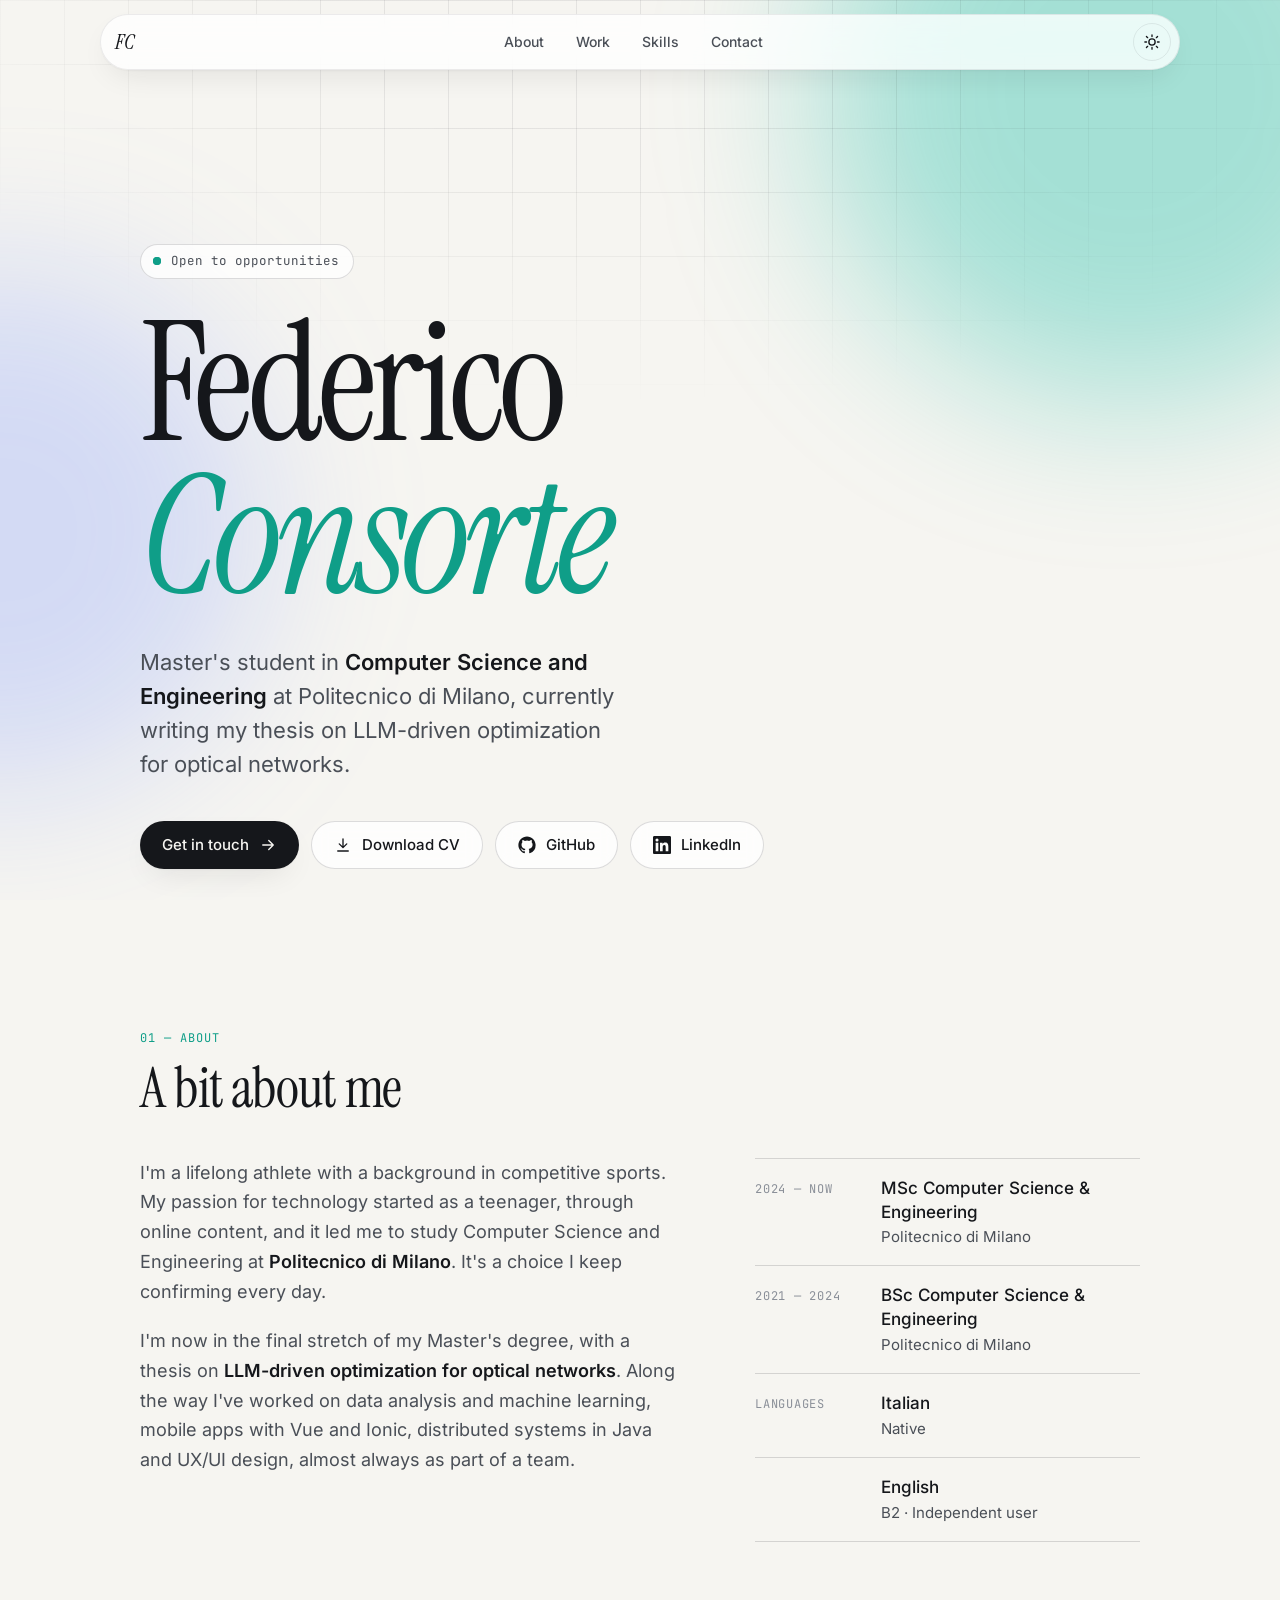
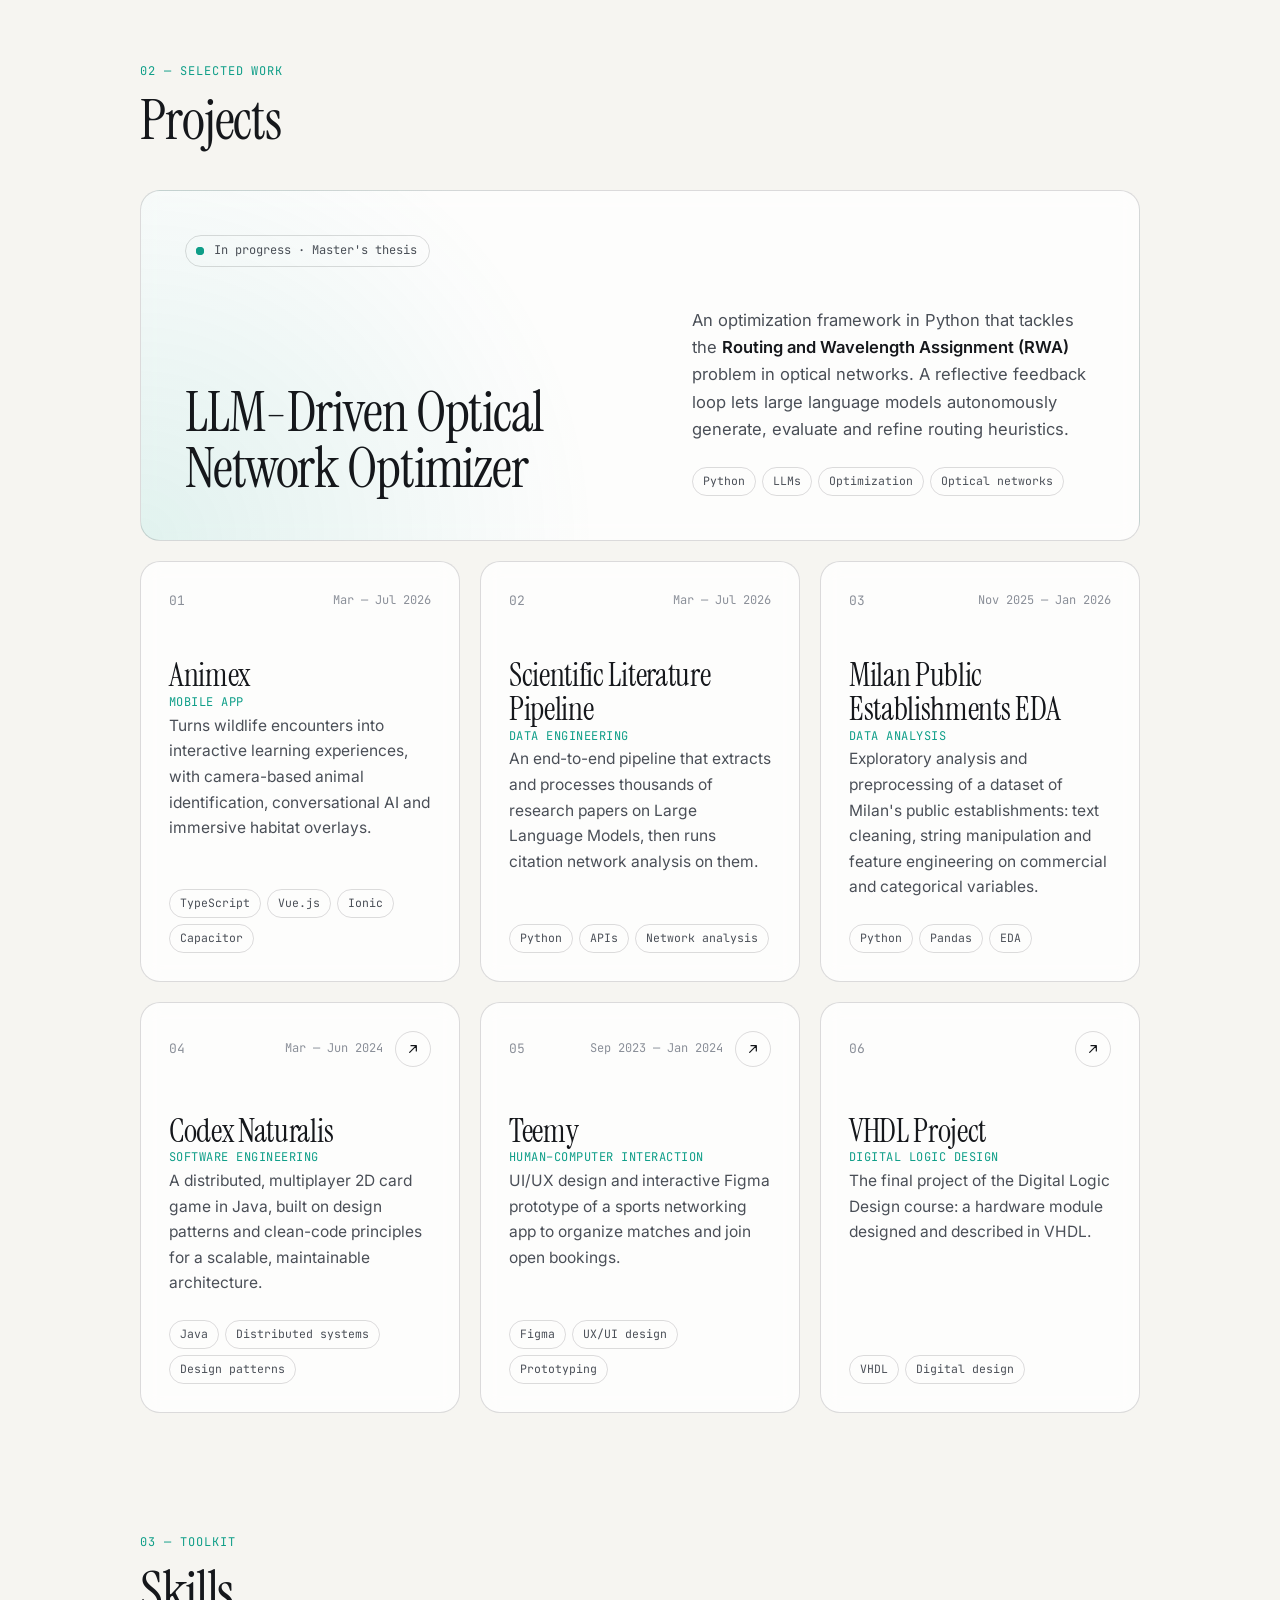
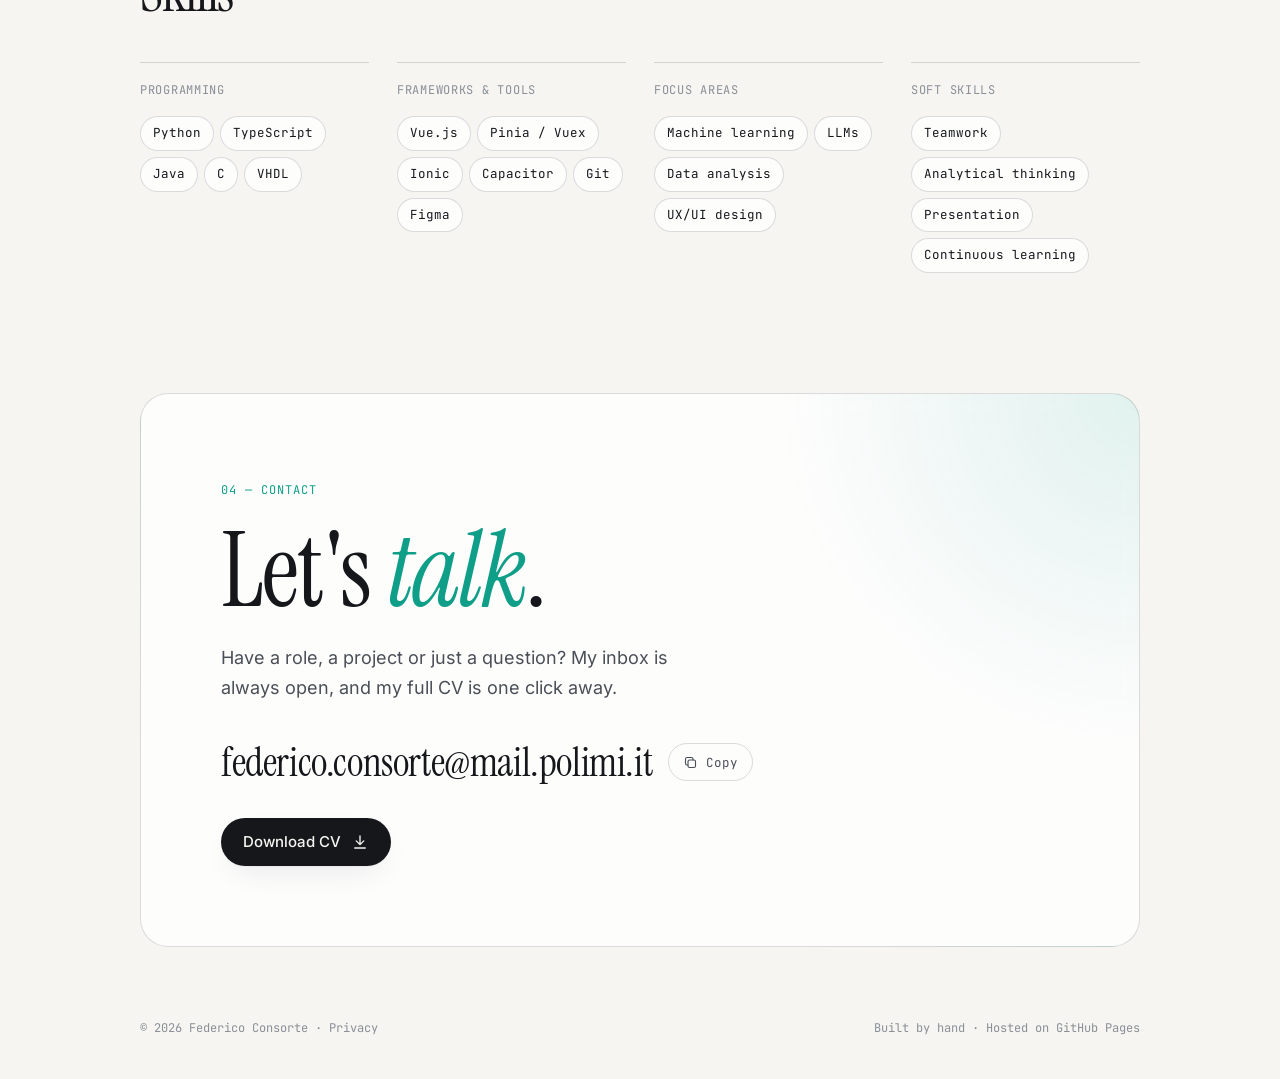
<file: index.html>
<!DOCTYPE html>
<html lang="en">
<head>
    <meta charset="UTF-8">
    <meta name="viewport" content="width=device-width, initial-scale=1.0">
    <title>Federico Consorte — Computer Science &amp; Engineering</title>
    <meta name="description" content="Federico Consorte — Master's student in Computer Science and Engineering at Politecnico di Milano, working on LLM-driven optimization. Projects, skills, contacts and CV.">
    <meta name="theme-color" content="#f6f5f1" media="(prefers-color-scheme: light)">
    <meta name="theme-color" content="#0c0e11" media="(prefers-color-scheme: dark)">

    <meta property="og:type" content="website">
    <meta property="og:title" content="Federico Consorte">
    <meta property="og:description" content="Master's student in Computer Science and Engineering at Politecnico di Milano.">
    <meta property="og:url" content="https://ilcons22.github.io/">

    <link rel="icon" href="data:image/svg+xml,%3Csvg xmlns='http://www.w3.org/2000/svg' viewBox='0 0 64 64'%3E%3Crect width='64' height='64' rx='16' fill='%230f9e88'/%3E%3Ctext x='50%25' y='54%25' text-anchor='middle' dominant-baseline='middle' font-family='Georgia,serif' font-style='italic' font-size='34' fill='%23fff'%3EFC%3C/text%3E%3C/svg%3E">

    <link rel="preload" href="fonts/instrument-serif-latin-400-normal.woff2" as="font" type="font/woff2" crossorigin>
    <link rel="preload" href="fonts/inter-latin-400-normal.woff2" as="font" type="font/woff2" crossorigin>

    <link rel="stylesheet" href="stile.css">

    <script>
        // Apply the saved theme before first paint to avoid a flash.
        try {
            var t = localStorage.getItem('theme');
            if (t === 'light' || t === 'dark') document.documentElement.dataset.theme = t;
        } catch (e) {}
        document.documentElement.classList.add('js');
    </script>
</head>
<body>
<div class="backdrop" aria-hidden="true">
    <div class="blob blob-1"></div>
    <div class="blob blob-2"></div>
    <div class="grid"></div>
</div>

<header class="nav">
    <div class="nav-inner">
        <a class="monogram" href="#top" aria-label="Back to top">FC</a>
        <nav aria-label="Main">
            <ul>
                <li><a href="#about">About</a></li>
                <li><a href="#projects">Work</a></li>
                <li><a href="#skills">Skills</a></li>
                <li><a href="#contact">Contact</a></li>
            </ul>
        </nav>
        <button class="theme-toggle" type="button" aria-label="Toggle dark mode">
            <svg class="icon-sun" viewBox="0 0 24 24" aria-hidden="true"><circle cx="12" cy="12" r="4.2"/><path d="M12 2.5v2.2M12 19.3v2.2M4.6 4.6l1.6 1.6M17.8 17.8l1.6 1.6M2.5 12h2.2M19.3 12h2.2M4.6 19.4l1.6-1.6M17.8 6.2l1.6-1.6"/></svg>
            <svg class="icon-moon" viewBox="0 0 24 24" aria-hidden="true"><path d="M20.2 14.6A8.5 8.5 0 0 1 9.4 3.8a8.5 8.5 0 1 0 10.8 10.8Z"/></svg>
        </button>
    </div>
</header>

<main id="top">

    <!-- HERO -->
    <section class="hero">
        <p class="status reveal"><span class="dot"></span>Open to opportunities</p>
        <h1 class="reveal">
            Federico<br>
            <em>Consorte</em>
        </h1>
        <p class="lead reveal">
            Master's student in <strong>Computer Science and Engineering</strong>
            at Politecnico di Milano, currently writing my thesis on
            LLM-driven optimization for optical networks.
        </p>
        <div class="actions reveal">
            <a class="btn btn-primary" href="mailto:federico.consorte@mail.polimi.it">
                Get in touch
                <svg viewBox="0 0 24 24" aria-hidden="true"><path d="M5 12h14M13 6l6 6-6 6"/></svg>
            </a>
            <a class="btn btn-ghost btn-cv" href="Federico_Consorte_CV.pdf" target="_blank" rel="noopener">
                <svg viewBox="0 0 24 24" aria-hidden="true"><path d="M12 4v11M7 10.5l5 5 5-5M5 20h14"/></svg>
                Download CV
            </a>
            <a class="btn btn-ghost" href="https://github.com/ilcons22" target="_blank" rel="noopener">
                <svg class="brand" viewBox="0 0 24 24" aria-hidden="true"><path d="M12 .5C5.65.5.5 5.65.5 12c0 5.08 3.29 9.39 7.86 10.91.58.1.79-.25.79-.56v-2c-3.2.7-3.87-1.37-3.87-1.37-.52-1.33-1.28-1.69-1.28-1.69-1.05-.72.08-.7.08-.7 1.16.08 1.77 1.19 1.77 1.19 1.03 1.77 2.7 1.26 3.36.96.1-.75.4-1.26.73-1.55-2.55-.29-5.24-1.28-5.24-5.69 0-1.26.45-2.28 1.19-3.09-.12-.29-.52-1.46.11-3.05 0 0 .97-.31 3.17 1.18a11 11 0 0 1 5.77 0c2.2-1.49 3.17-1.18 3.17-1.18.63 1.59.23 2.76.11 3.05.74.81 1.19 1.83 1.19 3.09 0 4.42-2.69 5.39-5.26 5.68.41.36.78 1.06.78 2.14v3.17c0 .31.21.67.8.56A11.5 11.5 0 0 0 23.5 12C23.5 5.65 18.35.5 12 .5Z"/></svg>
                GitHub
            </a>
            <a class="btn btn-ghost" href="https://www.linkedin.com/in/federico-consorte-6b28241b6/" target="_blank" rel="noopener">
                <svg class="brand" viewBox="0 0 24 24" aria-hidden="true"><path d="M20.45 20.45h-3.55v-5.57c0-1.33-.03-3.04-1.85-3.04-1.86 0-2.14 1.45-2.14 2.94v5.67H9.35V9h3.41v1.56h.05c.48-.9 1.64-1.85 3.37-1.85 3.6 0 4.27 2.37 4.27 5.46v6.28ZM5.34 7.43a2.06 2.06 0 1 1 0-4.12 2.06 2.06 0 0 1 0 4.12ZM7.12 20.45H3.56V9h3.56v11.45ZM22.22 0H1.77C.79 0 0 .77 0 1.73v20.54C0 23.23.79 24 1.77 24h20.45c.98 0 1.78-.77 1.78-1.73V1.73C24 .77 23.2 0 22.22 0Z"/></svg>
                LinkedIn
            </a>
        </div>
    </section>

    <!-- ABOUT -->
    <section id="about" class="section">
        <div class="section-head reveal">
            <span class="eyebrow">01 — About</span>
            <h2>A bit about me</h2>
        </div>
        <div class="about-grid">
            <div class="about-text reveal">
                <p>
                    I'm a lifelong athlete with a background in competitive sports.
                    My passion for technology started as a teenager, through online
                    content, and it led me to study Computer Science and Engineering at
                    <strong>Politecnico di Milano</strong>. It's a choice I keep
                    confirming every day.
                </p>
                <p>
                    I'm now in the final stretch of my Master's degree, with a thesis on
                    <strong>LLM-driven optimization for optical networks</strong>. Along the
                    way I've worked on data analysis and machine learning, mobile apps
                    with Vue and Ionic, distributed systems in Java and UX/UI design,
                    almost always as part of a team.
                </p>
            </div>
            <dl class="facts reveal">
                <div>
                    <dt>2024 — now</dt>
                    <dd>MSc Computer Science &amp; Engineering<span>Politecnico di Milano</span></dd>
                </div>
                <div>
                    <dt>2021 — 2024</dt>
                    <dd>BSc Computer Science &amp; Engineering<span>Politecnico di Milano</span></dd>
                </div>
                <div>
                    <dt>Languages</dt>
                    <dd>Italian<span>Native</span></dd>
                </div>
                <div>
                    <dt></dt>
                    <dd>English<span>B2 · Independent user</span></dd>
                </div>
            </dl>
        </div>
    </section>

    <!-- PROJECTS -->
    <section id="projects" class="section">
        <div class="section-head reveal">
            <span class="eyebrow">02 — Selected work</span>
            <h2>Projects</h2>
        </div>

        <div class="projects">
            <article class="card card-featured reveal">
                <div class="card-top">
                    <span class="badge"><span class="dot"></span>In progress · Master's thesis</span>
                </div>
                <div class="featured-body">
                    <h3>LLM-Driven Optical Network Optimizer</h3>
                    <div>
                        <p>An optimization framework in Python that tackles the
                           <strong>Routing and Wavelength Assignment (RWA)</strong> problem in
                           optical networks. A reflective feedback loop lets large language
                           models autonomously generate, evaluate and refine routing heuristics.</p>
                        <ul class="tags">
                            <li>Python</li><li>LLMs</li><li>Optimization</li><li>Optical networks</li>
                        </ul>
                    </div>
                </div>
            </article>

            <article class="card reveal">
                <div class="card-top">
                    <span class="card-index">01</span>
                    <span class="card-date">Mar — Jul 2026</span>
                </div>
                <h3>Animex</h3>
                <p class="card-context">Mobile app</p>
                <p>Turns wildlife encounters into interactive learning experiences, with
                   camera-based animal identification, conversational AI and immersive
                   habitat overlays.</p>
                <ul class="tags">
                    <li>TypeScript</li><li>Vue.js</li><li>Ionic</li><li>Capacitor</li>
                </ul>
            </article>

            <article class="card reveal">
                <div class="card-top">
                    <span class="card-index">02</span>
                    <span class="card-date">Mar — Jul 2026</span>
                </div>
                <h3>Scientific Literature Pipeline</h3>
                <p class="card-context">Data engineering</p>
                <p>An end-to-end pipeline that extracts and processes thousands of research
                   papers on Large Language Models, then runs citation network analysis
                   on them.</p>
                <ul class="tags">
                    <li>Python</li><li>APIs</li><li>Network analysis</li>
                </ul>
            </article>

            <article class="card reveal">
                <div class="card-top">
                    <span class="card-index">03</span>
                    <span class="card-date">Nov 2025 — Jan 2026</span>
                </div>
                <h3>Milan Public Establishments EDA</h3>
                <p class="card-context">Data analysis</p>
                <p>Exploratory analysis and preprocessing of a dataset of Milan's public
                   establishments: text cleaning, string manipulation and feature
                   engineering on commercial and categorical variables.</p>
                <ul class="tags">
                    <li>Python</li><li>Pandas</li><li>EDA</li>
                </ul>
            </article>

            <a class="card reveal" href="https://github.com/Ago19pc/IS24-AM04" target="_blank" rel="noopener">
                <div class="card-top">
                    <span class="card-index">04</span>
                    <span class="card-meta"><span class="card-date">Mar — Jun 2024</span><svg class="card-arrow" viewBox="0 0 24 24" aria-hidden="true"><path d="M7 17 17 7M9 7h8v8"/></svg></span>
                </div>
                <h3>Codex Naturalis</h3>
                <p class="card-context">Software Engineering</p>
                <p>A distributed, multiplayer 2D card game in Java, built on design
                   patterns and clean-code principles for a scalable, maintainable
                   architecture.</p>
                <ul class="tags">
                    <li>Java</li><li>Distributed systems</li><li>Design patterns</li>
                </ul>
            </a>

            <a class="card reveal" href="https://github.com/dltmtt/HCI23-GliInformagici" target="_blank" rel="noopener">
                <div class="card-top">
                    <span class="card-index">05</span>
                    <span class="card-meta"><span class="card-date">Sep 2023 — Jan 2024</span><svg class="card-arrow" viewBox="0 0 24 24" aria-hidden="true"><path d="M7 17 17 7M9 7h8v8"/></svg></span>
                </div>
                <h3>Teemy</h3>
                <p class="card-context">Human–Computer Interaction</p>
                <p>UI/UX design and interactive Figma prototype of a sports networking app
                   to organize matches and join open bookings.</p>
                <ul class="tags">
                    <li>Figma</li><li>UX/UI design</li><li>Prototyping</li>
                </ul>
            </a>

            <a class="card reveal" href="https://github.com/Ago19pc/ProgettoReti" target="_blank" rel="noopener">
                <div class="card-top">
                    <span class="card-index">06</span>
                    <svg class="card-arrow" viewBox="0 0 24 24" aria-hidden="true"><path d="M7 17 17 7M9 7h8v8"/></svg>
                </div>
                <h3>VHDL Project</h3>
                <p class="card-context">Digital Logic Design</p>
                <p>The final project of the Digital Logic Design course: a hardware
                   module designed and described in VHDL.</p>
                <ul class="tags">
                    <li>VHDL</li><li>Digital design</li>
                </ul>
            </a>
        </div>
    </section>

    <!-- SKILLS -->
    <section id="skills" class="section">
        <div class="section-head reveal">
            <span class="eyebrow">03 — Toolkit</span>
            <h2>Skills</h2>
        </div>
        <div class="skills">
            <div class="skill-group reveal">
                <h3>Programming</h3>
                <ul class="tags">
                    <li>Python</li><li>TypeScript</li><li>Java</li><li>C</li><li>VHDL</li>
                </ul>
            </div>
            <div class="skill-group reveal">
                <h3>Frameworks &amp; tools</h3>
                <ul class="tags">
                    <li>Vue.js</li><li>Pinia / Vuex</li><li>Ionic</li><li>Capacitor</li><li>Git</li><li>Figma</li>
                </ul>
            </div>
            <div class="skill-group reveal">
                <h3>Focus areas</h3>
                <ul class="tags">
                    <li>Machine learning</li><li>LLMs</li><li>Data analysis</li><li>UX/UI design</li>
                </ul>
            </div>
            <div class="skill-group reveal">
                <h3>Soft skills</h3>
                <ul class="tags">
                    <li>Teamwork</li><li>Analytical thinking</li><li>Presentation</li><li>Continuous learning</li>
                </ul>
            </div>
        </div>
    </section>

    <!-- CONTACT -->
    <section id="contact" class="section contact">
        <div class="contact-card reveal">
            <span class="eyebrow">04 — Contact</span>
            <h2>Let's <em>talk</em>.</h2>
            <p>Have a role, a project or just a question? My inbox is always open,
               and my full CV is one click away.</p>

            <div class="email-row">
                <a class="email" href="mailto:federico.consorte@mail.polimi.it">federico.consorte@mail.polimi.it</a>
                <button class="copy" type="button" data-copy="federico.consorte@mail.polimi.it" aria-label="Copy email address">
                    <svg viewBox="0 0 24 24" aria-hidden="true"><rect x="8" y="8" width="12" height="12" rx="2.5"/><path d="M16 8V6.5A2.5 2.5 0 0 0 13.5 4h-7A2.5 2.5 0 0 0 4 6.5v7A2.5 2.5 0 0 0 6.5 16H8"/></svg>
                    <span class="copy-label">Copy</span>
                </button>
            </div>

            <a class="btn btn-primary" href="Federico_Consorte_CV.pdf" target="_blank" rel="noopener">
                Download CV
                <svg viewBox="0 0 24 24" aria-hidden="true"><path d="M12 4v11M7 10.5l5 5 5-5M5 20h14"/></svg>
            </a>
        </div>
    </section>
</main>

<footer class="footer">
    <span>© <span id="year">2026</span> Federico Consorte · <a href="privacy.html">Privacy</a></span>
    <span>Built by hand · Hosted on GitHub Pages</span>
</footer>

<script>
    // Theme toggle
    (function () {
        var root = document.documentElement;
        var btn = document.querySelector('.theme-toggle');
        function current() {
            if (root.dataset.theme) return root.dataset.theme;
            return window.matchMedia('(prefers-color-scheme: dark)').matches ? 'dark' : 'light';
        }
        btn.addEventListener('click', function () {
            var next = current() === 'dark' ? 'light' : 'dark';
            root.dataset.theme = next;
            try { localStorage.setItem('theme', next); } catch (e) {}
        });
    })();

    // Reveal on scroll
    (function () {
        var items = document.querySelectorAll('.reveal');
        if (!('IntersectionObserver' in window)) {
            items.forEach(function (el) { el.classList.add('in'); });
            return;
        }
        var io = new IntersectionObserver(function (entries) {
            entries.forEach(function (e) {
                if (e.isIntersecting) {
                    e.target.classList.add('in');
                    io.unobserve(e.target);
                }
            });
        }, { threshold: 0.12, rootMargin: '0px 0px -40px 0px' });
        items.forEach(function (el) { io.observe(el); });
    })();

    // Spotlight effect on project cards
    document.querySelectorAll('.card').forEach(function (card) {
        card.addEventListener('pointermove', function (e) {
            var r = card.getBoundingClientRect();
            card.style.setProperty('--mx', (e.clientX - r.left) + 'px');
            card.style.setProperty('--my', (e.clientY - r.top) + 'px');
        });
    });

    // Copy email
    (function () {
        var btn = document.querySelector('.copy');
        var label = btn.querySelector('.copy-label');
        btn.addEventListener('click', function () {
            var text = btn.dataset.copy;
            function done() {
                label.textContent = 'Copied!';
                btn.classList.add('copied');
                setTimeout(function () {
                    label.textContent = 'Copy';
                    btn.classList.remove('copied');
                }, 1800);
            }
            if (navigator.clipboard) {
                navigator.clipboard.writeText(text).then(done, function () {});
            }
        });
    })();

    document.getElementById('year').textContent = new Date().getFullYear();

    // Visit statistics (see privacy.html). Opening /?me on a device excludes
    // it from the statistics; /?notme includes it again.
    (function () {
        var endpoint = 'https://site-stats.7gycdhcj5b.workers.dev/';
        try {
            if (/[?&]me\b/.test(location.search)) localStorage.setItem('skipStats', '1');
            if (/[?&]notme\b/.test(location.search)) localStorage.removeItem('skipStats');
            if (localStorage.getItem('skipStats')) return;
        } catch (e) {}
        if (navigator.webdriver) return;
        var data = JSON.stringify({ ref: document.referrer });
        if (navigator.sendBeacon) {
            navigator.sendBeacon(endpoint, data);
        } else {
            fetch(endpoint, { method: 'POST', body: data, keepalive: true, mode: 'no-cors' });
        }
    })();
</script>
</body>
</html>
</file>
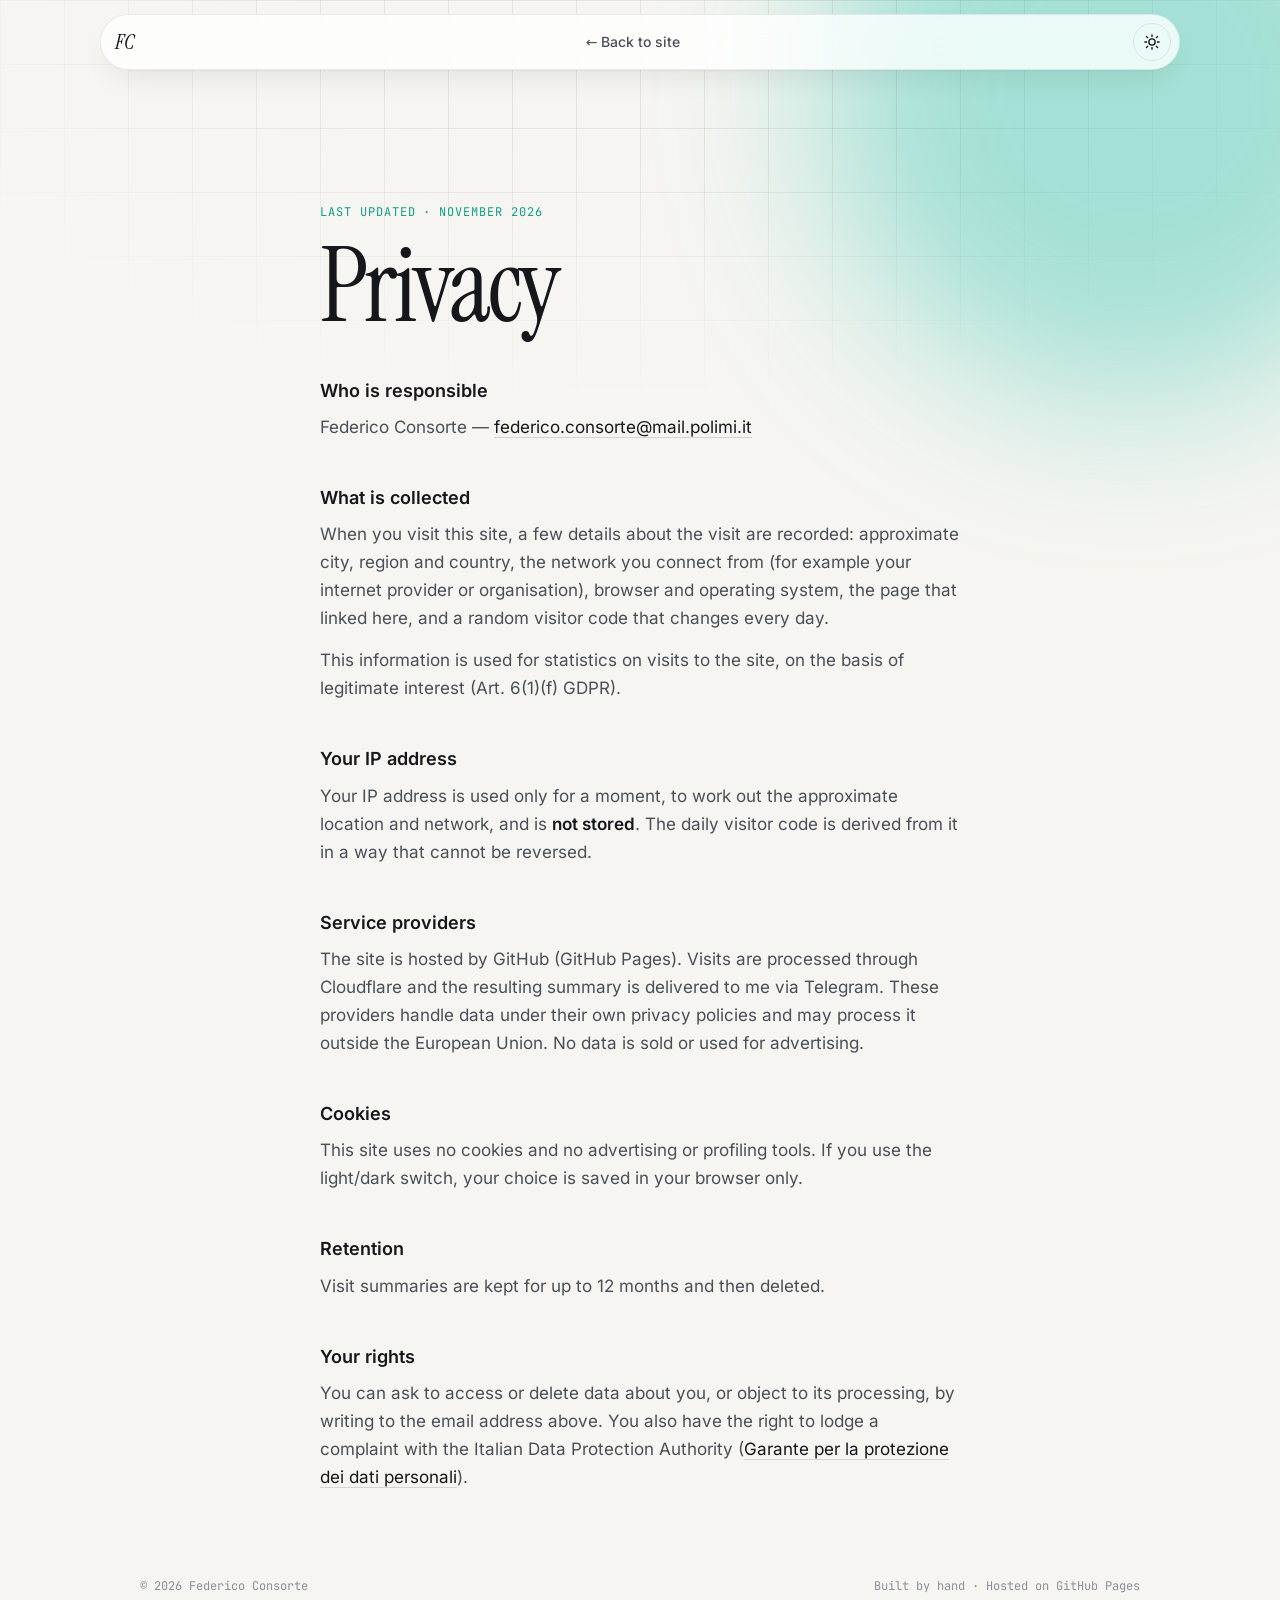
<file: privacy.html>
<!DOCTYPE html>
<html lang="en">
<head>
    <meta charset="UTF-8">
    <meta name="viewport" content="width=device-width, initial-scale=1.0">
    <title>Privacy — Federico Consorte</title>
    <meta name="description" content="Privacy notice for ilcons22.github.io.">
    <meta name="robots" content="noindex">
    <meta name="theme-color" content="#f6f5f1" media="(prefers-color-scheme: light)">
    <meta name="theme-color" content="#0c0e11" media="(prefers-color-scheme: dark)">

    <link rel="icon" href="data:image/svg+xml,%3Csvg xmlns='http://www.w3.org/2000/svg' viewBox='0 0 64 64'%3E%3Crect width='64' height='64' rx='16' fill='%230f9e88'/%3E%3Ctext x='50%25' y='54%25' text-anchor='middle' dominant-baseline='middle' font-family='Georgia,serif' font-style='italic' font-size='34' fill='%23fff'%3EFC%3C/text%3E%3C/svg%3E">

    <link rel="stylesheet" href="stile.css">

    <script>
        try {
            var t = localStorage.getItem('theme');
            if (t === 'light' || t === 'dark') document.documentElement.dataset.theme = t;
        } catch (e) {}
    </script>
</head>
<body>
<div class="backdrop" aria-hidden="true">
    <div class="blob blob-1"></div>
    <div class="grid"></div>
</div>

<header class="nav">
    <div class="nav-inner">
        <a class="monogram" href="./" aria-label="Back to home">FC</a>
        <nav aria-label="Main">
            <ul>
                <li><a href="./">← Back to site</a></li>
            </ul>
        </nav>
        <button class="theme-toggle" type="button" aria-label="Toggle dark mode">
            <svg class="icon-sun" viewBox="0 0 24 24" aria-hidden="true"><circle cx="12" cy="12" r="4.2"/><path d="M12 2.5v2.2M12 19.3v2.2M4.6 4.6l1.6 1.6M17.8 17.8l1.6 1.6M2.5 12h2.2M19.3 12h2.2M4.6 19.4l1.6-1.6M17.8 6.2l1.6-1.6"/></svg>
            <svg class="icon-moon" viewBox="0 0 24 24" aria-hidden="true"><path d="M20.2 14.6A8.5 8.5 0 0 1 9.4 3.8a8.5 8.5 0 1 0 10.8 10.8Z"/></svg>
        </button>
    </div>
</header>

<main class="legal">
    <span class="eyebrow">Last updated · November 2026</span>
    <h1>Privacy</h1>

    <h2>Who is responsible</h2>
    <p>Federico Consorte — <a href="mailto:federico.consorte@mail.polimi.it">federico.consorte@mail.polimi.it</a></p>

    <h2>What is collected</h2>
    <p>When you visit this site, a few details about the visit are recorded:
       approximate city, region and country, the network you connect from
       (for example your internet provider or organisation), browser and
       operating system, the page that linked here, and a random visitor code
       that changes every day.</p>
    <p>This information is used for statistics on visits to the site, on the
       basis of legitimate interest (Art. 6(1)(f) GDPR).</p>

    <h2>Your IP address</h2>
    <p>Your IP address is used only for a moment, to work out the approximate
       location and network, and is <strong>not stored</strong>. The daily
       visitor code is derived from it in a way that cannot be reversed.</p>

    <h2>Service providers</h2>
    <p>The site is hosted by GitHub (GitHub Pages). Visits are processed through
       Cloudflare and the resulting summary is delivered to me via Telegram.
       These providers handle data under their own privacy policies and may
       process it outside the European Union. No data is sold or used for
       advertising.</p>

    <h2>Cookies</h2>
    <p>This site uses no cookies and no advertising or profiling tools. If you
       use the light/dark switch, your choice is saved in your browser only.</p>

    <h2>Retention</h2>
    <p>Visit summaries are kept for up to 12 months and then deleted.</p>

    <h2>Your rights</h2>
    <p>You can ask to access or delete data about you, or object to its
       processing, by writing to the email address above. You also have the
       right to lodge a complaint with the Italian Data Protection Authority
       (<a href="https://www.garanteprivacy.it" target="_blank" rel="noopener">Garante per la protezione dei dati personali</a>).</p>
</main>

<footer class="footer">
    <span>© <span id="year">2026</span> Federico Consorte</span>
    <span>Built by hand · Hosted on GitHub Pages</span>
</footer>

<script>
    (function () {
        var root = document.documentElement;
        var btn = document.querySelector('.theme-toggle');
        function current() {
            if (root.dataset.theme) return root.dataset.theme;
            return window.matchMedia('(prefers-color-scheme: dark)').matches ? 'dark' : 'light';
        }
        btn.addEventListener('click', function () {
            var next = current() === 'dark' ? 'light' : 'dark';
            root.dataset.theme = next;
            try { localStorage.setItem('theme', next); } catch (e) {}
        });
    })();

    document.getElementById('year').textContent = new Date().getFullYear();
</script>
</body>
</html>
</file>
<file: stile.css>
/* ==========================================================================
   Fonts (self-hosted, SIL Open Font License — see fonts/)
   ========================================================================== */
@font-face {
    font-family: "Instrument Serif";
    font-style: normal;
    font-weight: 400;
    font-display: swap;
    src: url("fonts/instrument-serif-latin-400-normal.woff2") format("woff2");
}

@font-face {
    font-family: "Instrument Serif";
    font-style: italic;
    font-weight: 400;
    font-display: swap;
    src: url("fonts/instrument-serif-latin-400-italic.woff2") format("woff2");
}

@font-face {
    font-family: "Inter";
    font-style: normal;
    font-weight: 400;
    font-display: swap;
    src: url("fonts/inter-latin-400-normal.woff2") format("woff2");
}

@font-face {
    font-family: "Inter";
    font-style: normal;
    font-weight: 500;
    font-display: swap;
    src: url("fonts/inter-latin-500-normal.woff2") format("woff2");
}

@font-face {
    font-family: "Inter";
    font-style: normal;
    font-weight: 600;
    font-display: swap;
    src: url("fonts/inter-latin-600-normal.woff2") format("woff2");
}

@font-face {
    font-family: "JetBrains Mono";
    font-style: normal;
    font-weight: 400;
    font-display: swap;
    src: url("fonts/jetbrains-mono-latin-400-normal.woff2") format("woff2");
}

@font-face {
    font-family: "JetBrains Mono";
    font-style: normal;
    font-weight: 500;
    font-display: swap;
    src: url("fonts/jetbrains-mono-latin-500-normal.woff2") format("woff2");
}

/* ==========================================================================
   Tokens
   ========================================================================== */
:root {
    --bg: #f6f5f1;
    --bg-elev: #ffffffcc;
    --ink: #15171b;
    --ink-soft: #4a4f57;
    --ink-faint: #8a8f98;
    --line: #15171b14;
    --line-strong: #15171b26;
    --accent: #0f9e88;
    --accent-ink: #ffffff;
    --accent-soft: #0f9e881f;
    --blob-1: #00b89f55;
    --blob-2: #6c8cff40;
    --shadow: 0 1px 2px #15171b0a, 0 12px 32px -12px #15171b1f;

    --font-display: "Instrument Serif", Georgia, "Times New Roman", serif;
    --font-body: "Inter", system-ui, -apple-system, "Segoe UI", Roboto, sans-serif;
    --font-mono: "JetBrains Mono", ui-monospace, SFMono-Regular, Menlo, monospace;

    --radius: 20px;
    --max: 1080px;
    --gutter: clamp(16px, 5vw, 40px);

    color-scheme: light;
}

@media (prefers-color-scheme: dark) {
    :root:not([data-theme="light"]) {
        --bg: #0c0e11;
        --bg-elev: #15181dcc;
        --ink: #ecebe6;
        --ink-soft: #a7abb3;
        --ink-faint: #6d727b;
        --line: #ffffff12;
        --line-strong: #ffffff24;
        --accent: #3ad6bd;
        --accent-ink: #06231e;
        --accent-soft: #3ad6bd1f;
        --blob-1: #00b89f38;
        --blob-2: #6c8cff2a;
        --shadow: 0 1px 2px #0006, 0 16px 40px -16px #000a;
        color-scheme: dark;
    }
}

:root[data-theme="dark"] {
    --bg: #0c0e11;
    --bg-elev: #15181dcc;
    --ink: #ecebe6;
    --ink-soft: #a7abb3;
    --ink-faint: #6d727b;
    --line: #ffffff12;
    --line-strong: #ffffff24;
    --accent: #3ad6bd;
    --accent-ink: #06231e;
    --accent-soft: #3ad6bd1f;
    --blob-1: #00b89f38;
    --blob-2: #6c8cff2a;
    --shadow: 0 1px 2px #0006, 0 16px 40px -16px #000a;
    color-scheme: dark;
}

/* ==========================================================================
   Base
   ========================================================================== */
*,
*::before,
*::after {
    box-sizing: border-box;
}

html {
    scroll-behavior: smooth;
    -webkit-text-size-adjust: 100%;
}

body {
    margin: 0;
    background: var(--bg);
    color: var(--ink);
    font-family: var(--font-body);
    font-size: 17px;
    line-height: 1.65;
    -webkit-font-smoothing: antialiased;
    text-rendering: optimizeLegibility;
    overflow-x: hidden;
    transition: background-color .4s ease, color .4s ease;
}

a {
    color: inherit;
    text-decoration: none;
}

strong {
    font-weight: 600;
    color: var(--ink);
}

::selection {
    background: var(--accent);
    color: var(--accent-ink);
}

:focus-visible {
    outline: 2px solid var(--accent);
    outline-offset: 3px;
    border-radius: 6px;
}

svg {
    width: 18px;
    height: 18px;
    fill: none;
    stroke: currentColor;
    stroke-width: 1.8;
    stroke-linecap: round;
    stroke-linejoin: round;
    flex-shrink: 0;
}

svg.brand {
    fill: currentColor;
    stroke: none;
}

/* ==========================================================================
   Backdrop
   ========================================================================== */
.backdrop {
    position: fixed;
    inset: 0;
    z-index: -1;
    overflow: hidden;
    pointer-events: none;
}

.blob {
    position: absolute;
    border-radius: 50%;
    filter: blur(80px);
    will-change: transform;
}

.blob-1 {
    width: 620px;
    height: 620px;
    top: -220px;
    right: -160px;
    background: var(--blob-1);
    animation: drift 22s ease-in-out infinite alternate;
}

.blob-2 {
    width: 520px;
    height: 520px;
    top: 30vh;
    left: -260px;
    background: var(--blob-2);
    animation: drift 28s ease-in-out infinite alternate-reverse;
}

.grid {
    position: absolute;
    inset: 0;
    background-image:
        linear-gradient(var(--line) 1px, transparent 1px),
        linear-gradient(90deg, var(--line) 1px, transparent 1px);
    background-size: 64px 64px;
    mask-image: radial-gradient(ellipse 80% 60% at 50% 0%, #000 30%, transparent 75%);
    -webkit-mask-image: radial-gradient(ellipse 80% 60% at 50% 0%, #000 30%, transparent 75%);
}

@keyframes drift {
    from { transform: translate3d(0, 0, 0) scale(1); }
    to   { transform: translate3d(60px, 80px, 0) scale(1.12); }
}

/* ==========================================================================
   Navigation
   ========================================================================== */
.nav {
    position: sticky;
    top: 0;
    z-index: 10;
    padding: 14px var(--gutter);
}

.nav-inner {
    max-width: var(--max);
    margin: 0 auto;
    display: flex;
    align-items: center;
    justify-content: space-between;
    gap: 16px;
    padding: 8px 8px 8px 14px;
    border: 1px solid var(--line);
    border-radius: 999px;
    background: var(--bg-elev);
    backdrop-filter: blur(14px) saturate(1.4);
    -webkit-backdrop-filter: blur(14px) saturate(1.4);
    box-shadow: var(--shadow);
}

.monogram {
    font-family: var(--font-display);
    font-style: italic;
    font-size: 22px;
    line-height: 1;
    letter-spacing: -.02em;
}

.nav ul {
    display: flex;
    gap: 4px;
    margin: 0;
    padding: 0;
    list-style: none;
}

.nav ul a {
    display: block;
    padding: 6px 14px;
    border-radius: 999px;
    font-size: 14px;
    font-weight: 500;
    color: var(--ink-soft);
    transition: color .2s, background-color .2s;
}

.nav ul a:hover {
    color: var(--ink);
    background: var(--line);
}

.theme-toggle {
    display: grid;
    place-items: center;
    width: 38px;
    height: 38px;
    padding: 0;
    border: 1px solid var(--line);
    border-radius: 50%;
    background: transparent;
    color: var(--ink);
    cursor: pointer;
    transition: background-color .2s, transform .3s;
}

.theme-toggle:hover {
    background: var(--line);
    transform: rotate(-15deg);
}

.theme-toggle .icon-moon { display: none; }

:root[data-theme="dark"] .theme-toggle .icon-sun { display: none; }
:root[data-theme="dark"] .theme-toggle .icon-moon { display: block; }

@media (prefers-color-scheme: dark) {
    :root:not([data-theme="light"]) .theme-toggle .icon-sun { display: none; }
    :root:not([data-theme="light"]) .theme-toggle .icon-moon { display: block; }
}

/* ==========================================================================
   Layout
   ========================================================================== */
main {
    max-width: var(--max);
    margin: 0 auto;
    padding: 0 var(--gutter);
}

.section {
    padding: clamp(64px, 10vw, 120px) 0 0;
    scroll-margin-top: 80px;
}

.section-head {
    display: flex;
    flex-direction: column;
    gap: 10px;
    margin-bottom: 40px;
}

.eyebrow {
    font-family: var(--font-mono);
    font-size: 12px;
    letter-spacing: .08em;
    text-transform: uppercase;
    color: var(--accent);
}

h1, h2, h3 {
    margin: 0;
    font-weight: 400;
}

h2 {
    font-family: var(--font-display);
    font-size: clamp(36px, 5.5vw, 56px);
    line-height: 1.05;
    letter-spacing: -.02em;
}

h2 em,
h1 em {
    font-style: italic;
    color: var(--accent);
}

/* ==========================================================================
   Hero
   ========================================================================== */
.hero {
    padding: clamp(72px, 14vw, 160px) 0 clamp(24px, 4vw, 40px);
}

.status {
    display: inline-flex;
    align-items: center;
    gap: 10px;
    margin: 0 0 28px;
    padding: 6px 14px 6px 12px;
    border: 1px solid var(--line-strong);
    border-radius: 999px;
    background: var(--bg-elev);
    font-family: var(--font-mono);
    font-size: 12.5px;
    color: var(--ink-soft);
}

.dot {
    position: relative;
    width: 8px;
    height: 8px;
    border-radius: 50%;
    background: var(--accent);
}

.dot::after {
    content: "";
    position: absolute;
    inset: 0;
    border-radius: 50%;
    background: var(--accent);
    animation: ping 2s cubic-bezier(0, 0, .2, 1) infinite;
}

@keyframes ping {
    75%, 100% { transform: scale(2.6); opacity: 0; }
}

h1 {
    font-family: var(--font-display);
    font-size: clamp(64px, 13vw, 168px);
    line-height: .92;
    letter-spacing: -.035em;
}

.lead {
    max-width: 34ch;
    margin: 32px 0 0;
    font-size: clamp(18px, 2.2vw, 22px);
    line-height: 1.55;
    color: var(--ink-soft);
}

.actions {
    display: flex;
    flex-wrap: wrap;
    gap: 12px;
    margin-top: 40px;
}

.btn {
    display: inline-flex;
    align-items: center;
    gap: 10px;
    height: 48px;
    padding: 0 22px;
    border-radius: 999px;
    font-size: 15px;
    font-weight: 500;
    transition: transform .25s cubic-bezier(.2, .8, .2, 1), background-color .2s, border-color .2s, box-shadow .25s;
}

.btn:hover {
    transform: translateY(-2px);
}

.btn-primary {
    background: var(--ink);
    color: var(--bg);
    box-shadow: var(--shadow);
}

.btn-primary svg {
    transition: transform .25s;
}

.btn-primary:hover svg {
    transform: translateX(3px);
}

.btn-ghost {
    border: 1px solid var(--line-strong);
    background: var(--bg-elev);
    backdrop-filter: blur(8px);
    -webkit-backdrop-filter: blur(8px);
}

.btn-ghost:hover {
    border-color: var(--ink-faint);
}

/* ==========================================================================
   About
   ========================================================================== */
.about-grid {
    display: grid;
    grid-template-columns: 1.4fr 1fr;
    gap: clamp(32px, 6vw, 80px);
    align-items: start;
}

.about-text p {
    margin: 0 0 20px;
    font-size: 18px;
    color: var(--ink-soft);
}

.facts {
    margin: 0;
    border-top: 1px solid var(--line-strong);
}

.facts > div {
    display: grid;
    grid-template-columns: 110px 1fr;
    gap: 16px;
    padding: 18px 0;
    border-bottom: 1px solid var(--line-strong);
}

.facts dt {
    padding-top: 3px;
    font-family: var(--font-mono);
    font-size: 12px;
    letter-spacing: .06em;
    text-transform: uppercase;
    color: var(--ink-faint);
}

.facts dd {
    margin: 0;
    font-weight: 500;
    line-height: 1.4;
}

.facts dd span {
    display: block;
    margin-top: 2px;
    font-weight: 400;
    font-size: 15px;
    color: var(--ink-soft);
}

.facts .links a {
    border-bottom: 1px solid var(--line-strong);
    transition: border-color .2s, color .2s;
}

.facts .links a:hover {
    color: var(--accent);
    border-color: var(--accent);
}

/* ==========================================================================
   Projects
   ========================================================================== */
.projects {
    display: grid;
    grid-template-columns: repeat(3, 1fr);
    gap: 20px;
}

.card {
    --mx: 50%;
    --my: 0%;
    position: relative;
    display: flex;
    flex-direction: column;
    padding: 28px;
    border: 1px solid var(--line-strong);
    border-radius: var(--radius);
    background: var(--bg-elev);
    backdrop-filter: blur(10px);
    -webkit-backdrop-filter: blur(10px);
    overflow: hidden;
    isolation: isolate;
    transition: transform .35s cubic-bezier(.2, .8, .2, 1), border-color .25s, box-shadow .35s;
}

.card::before {
    content: "";
    position: absolute;
    inset: 0;
    z-index: -1;
    background: radial-gradient(360px circle at var(--mx) var(--my), var(--accent-soft), transparent 70%);
    opacity: 0;
    transition: opacity .3s;
}

a.card:hover {
    transform: translateY(-4px);
    border-color: var(--accent);
    box-shadow: var(--shadow);
}

.card:hover::before {
    opacity: 1;
}

.card-top {
    display: flex;
    justify-content: space-between;
    align-items: center;
    margin-bottom: 48px;
}

.card-index {
    font-family: var(--font-mono);
    font-size: 13px;
    color: var(--ink-faint);
}

.card-arrow {
    width: 36px;
    height: 36px;
    padding: 9px;
    border: 1px solid var(--line-strong);
    border-radius: 50%;
    transition: transform .35s cubic-bezier(.2, .8, .2, 1), background-color .25s, color .25s, border-color .25s;
}

.card:hover .card-arrow {
    transform: rotate(45deg);
    background: var(--accent);
    border-color: var(--accent);
    color: var(--accent-ink);
}

.card h3 {
    font-family: var(--font-display);
    font-size: 32px;
    line-height: 1.05;
    letter-spacing: -.01em;
}

.card-context {
    margin: 6px 0 16px;
    font-family: var(--font-mono);
    font-size: 12px;
    letter-spacing: .04em;
    text-transform: uppercase;
    color: var(--accent);
}

.card p {
    margin: 0;
    font-size: 15.5px;
    color: var(--ink-soft);
}

.card .card-context {
    color: var(--accent);
    font-size: 12px;
}

.card-meta {
    display: flex;
    align-items: center;
    gap: 12px;
}

.card-date {
    font-family: var(--font-mono);
    font-size: 12px;
    color: var(--ink-faint);
}

/* Featured (thesis) card */
.card-featured {
    grid-column: 1 / -1;
    padding: clamp(28px, 4vw, 44px);
    background:
        radial-gradient(700px circle at 0% 100%, var(--accent-soft), transparent 65%),
        var(--bg-elev);
}

.card-featured .card-top {
    margin-bottom: 40px;
}

.badge {
    display: inline-flex;
    align-items: center;
    gap: 10px;
    padding: 5px 12px 5px 10px;
    border: 1px solid var(--line-strong);
    border-radius: 999px;
    font-family: var(--font-mono);
    font-size: 12px;
    color: var(--ink-soft);
}

.featured-body {
    display: grid;
    grid-template-columns: 1.1fr 1fr;
    gap: clamp(24px, 5vw, 64px);
    align-items: end;
}

.card-featured h3 {
    font-size: clamp(36px, 5vw, 56px);
    line-height: 1;
    letter-spacing: -.02em;
}

.card-featured p {
    font-size: 16.5px;
}

/* ==========================================================================
   Skills
   ========================================================================== */
.skills {
    display: grid;
    grid-template-columns: repeat(4, 1fr);
    gap: 20px 28px;
}

.skill-group {
    padding-top: 18px;
    border-top: 1px solid var(--line-strong);
}

.skill-group h3 {
    font-family: var(--font-mono);
    font-size: 12px;
    letter-spacing: .06em;
    text-transform: uppercase;
    color: var(--ink-faint);
}

.skill-group .tags {
    padding-top: 16px;
}

.skill-group .tags li {
    padding: 6px 12px;
    font-size: 12.5px;
    color: var(--ink);
    background: var(--bg-elev);
}

.tags {
    display: flex;
    flex-wrap: wrap;
    gap: 6px;
    margin: auto 0 0;
    padding: 24px 0 0;
    list-style: none;
}

.tags li {
    padding: 4px 10px;
    border: 1px solid var(--line-strong);
    border-radius: 999px;
    font-family: var(--font-mono);
    font-size: 11.5px;
    color: var(--ink-soft);
}

/* ==========================================================================
   Contact
   ========================================================================== */
.contact-card {
    position: relative;
    padding: clamp(36px, 7vw, 80px);
    border: 1px solid var(--line-strong);
    border-radius: calc(var(--radius) + 8px);
    background:
        radial-gradient(600px circle at 100% 0%, var(--accent-soft), transparent 60%),
        var(--bg-elev);
    backdrop-filter: blur(10px);
    -webkit-backdrop-filter: blur(10px);
    overflow: hidden;
}

.contact-card h2 {
    margin: 14px 0 18px;
    font-size: clamp(48px, 9vw, 104px);
}

.contact-card > p {
    max-width: 46ch;
    margin: 0 0 36px;
    font-size: 18px;
    color: var(--ink-soft);
}

.email-row {
    display: flex;
    flex-wrap: wrap;
    align-items: center;
    gap: 12px 16px;
    margin-bottom: 32px;
}

.email {
    font-family: var(--font-display);
    font-size: clamp(24px, 4.2vw, 40px);
    line-height: 1.2;
    letter-spacing: -.01em;
    overflow-wrap: break-word;
    background: linear-gradient(currentColor, currentColor) 0 100% / 0 1px no-repeat;
    transition: background-size .4s cubic-bezier(.2, .8, .2, 1), color .2s;
}

.email:hover {
    color: var(--accent);
    background-size: 100% 1px;
}

.copy {
    display: inline-flex;
    align-items: center;
    gap: 8px;
    height: 38px;
    padding: 0 14px;
    border: 1px solid var(--line-strong);
    border-radius: 999px;
    background: transparent;
    color: var(--ink-soft);
    font-family: var(--font-mono);
    font-size: 12.5px;
    cursor: pointer;
    transition: color .2s, border-color .2s, background-color .2s;
}

.copy svg {
    width: 15px;
    height: 15px;
}

.copy:hover {
    color: var(--ink);
    border-color: var(--ink-faint);
}

.copy.copied {
    color: var(--accent-ink);
    background: var(--accent);
    border-color: var(--accent);
}

/* ==========================================================================
   Footer
   ========================================================================== */
.footer a {
    border-bottom: 1px solid transparent;
    transition: color .2s, border-color .2s;
}

.footer a:hover {
    color: var(--ink);
    border-color: var(--ink-faint);
}

.footer {
    max-width: var(--max);
    margin: 0 auto;
    padding: 72px var(--gutter) 40px;
    display: flex;
    flex-wrap: wrap;
    justify-content: space-between;
    gap: 8px 24px;
    font-family: var(--font-mono);
    font-size: 12px;
    color: var(--ink-faint);
}

/* ==========================================================================
   Reveal animation (only when JS is available)
   ========================================================================== */
.js .reveal {
    opacity: 0;
    transform: translateY(18px);
    transition: opacity .8s cubic-bezier(.2, .8, .2, 1), transform .8s cubic-bezier(.2, .8, .2, 1);
}

.js .reveal.in {
    opacity: 1;
    transform: none;
}

.hero .reveal:nth-child(2) { transition-delay: .08s; }
.hero .reveal:nth-child(3) { transition-delay: .16s; }
.hero .reveal:nth-child(4) { transition-delay: .24s; }
.projects .reveal:nth-child(3n) { transition-delay: .08s; }
.projects .reveal:nth-child(3n+1):not(:first-child) { transition-delay: .16s; }
.skills .reveal:nth-child(2) { transition-delay: .06s; }
.skills .reveal:nth-child(3) { transition-delay: .12s; }
.skills .reveal:nth-child(4) { transition-delay: .18s; }

/* After revealing, cards must keep their own fast hover transition */
.js .card.reveal.in {
    transition: opacity .8s cubic-bezier(.2, .8, .2, 1), transform .35s cubic-bezier(.2, .8, .2, 1), border-color .25s, box-shadow .35s;
}

/* ==========================================================================
   Responsive
   ========================================================================== */
@media (max-width: 1000px) {
    .projects {
        grid-template-columns: repeat(2, 1fr);
    }

    .skills {
        grid-template-columns: repeat(2, 1fr);
    }
}

@media (max-width: 900px) {
    .featured-body {
        grid-template-columns: 1fr;
    }

    .card-top {
        margin-bottom: 28px;
    }

    .about-grid {
        grid-template-columns: 1fr;
    }
}

@media (max-width: 560px) {
    body {
        font-size: 16px;
    }

    .nav ul a {
        padding: 6px 9px;
        font-size: 13px;
    }

    .nav-inner {
        padding-left: 16px;
    }

    .btn {
        flex: 1 1 auto;
        justify-content: center;
    }

    .btn-primary,
    .btn-cv {
        flex-basis: 100%;
    }

    .contact-card {
        padding: 32px 22px;
    }

    .email {
        font-size: clamp(19px, 5.7vw, 26px);
    }

    .facts > div {
        grid-template-columns: 1fr;
        gap: 4px;
    }

    .facts dt:empty {
        display: none;
    }

    .projects,
    .skills {
        grid-template-columns: 1fr;
    }

    .card {
        padding: 22px;
    }
}

@media (prefers-reduced-motion: reduce) {
    html {
        scroll-behavior: auto;
    }

    *,
    *::before,
    *::after {
        animation: none !important;
        transition-duration: .01ms !important;
        transition-delay: 0s !important;
    }

    .js .reveal {
        opacity: 1;
        transform: none;
    }
}

/* ==========================================================================
   Legal page (privacy.html)
   ========================================================================== */
.legal {
    max-width: 720px;
    padding-top: clamp(56px, 10vw, 112px);
}

.legal h1 {
    margin: 14px 0 8px;
    font-size: clamp(56px, 10vw, 104px);
}

.legal h2 {
    margin: 44px 0 10px;
    font-family: var(--font-body);
    font-size: 18px;
    font-weight: 600;
    letter-spacing: 0;
    line-height: 1.4;
}

.legal p {
    margin: 0 0 14px;
    color: var(--ink-soft);
}

.legal a {
    color: var(--ink);
    border-bottom: 1px solid var(--line-strong);
    transition: color .2s, border-color .2s;
}

.legal a:hover {
    color: var(--accent);
    border-color: var(--accent);
}
</file>
